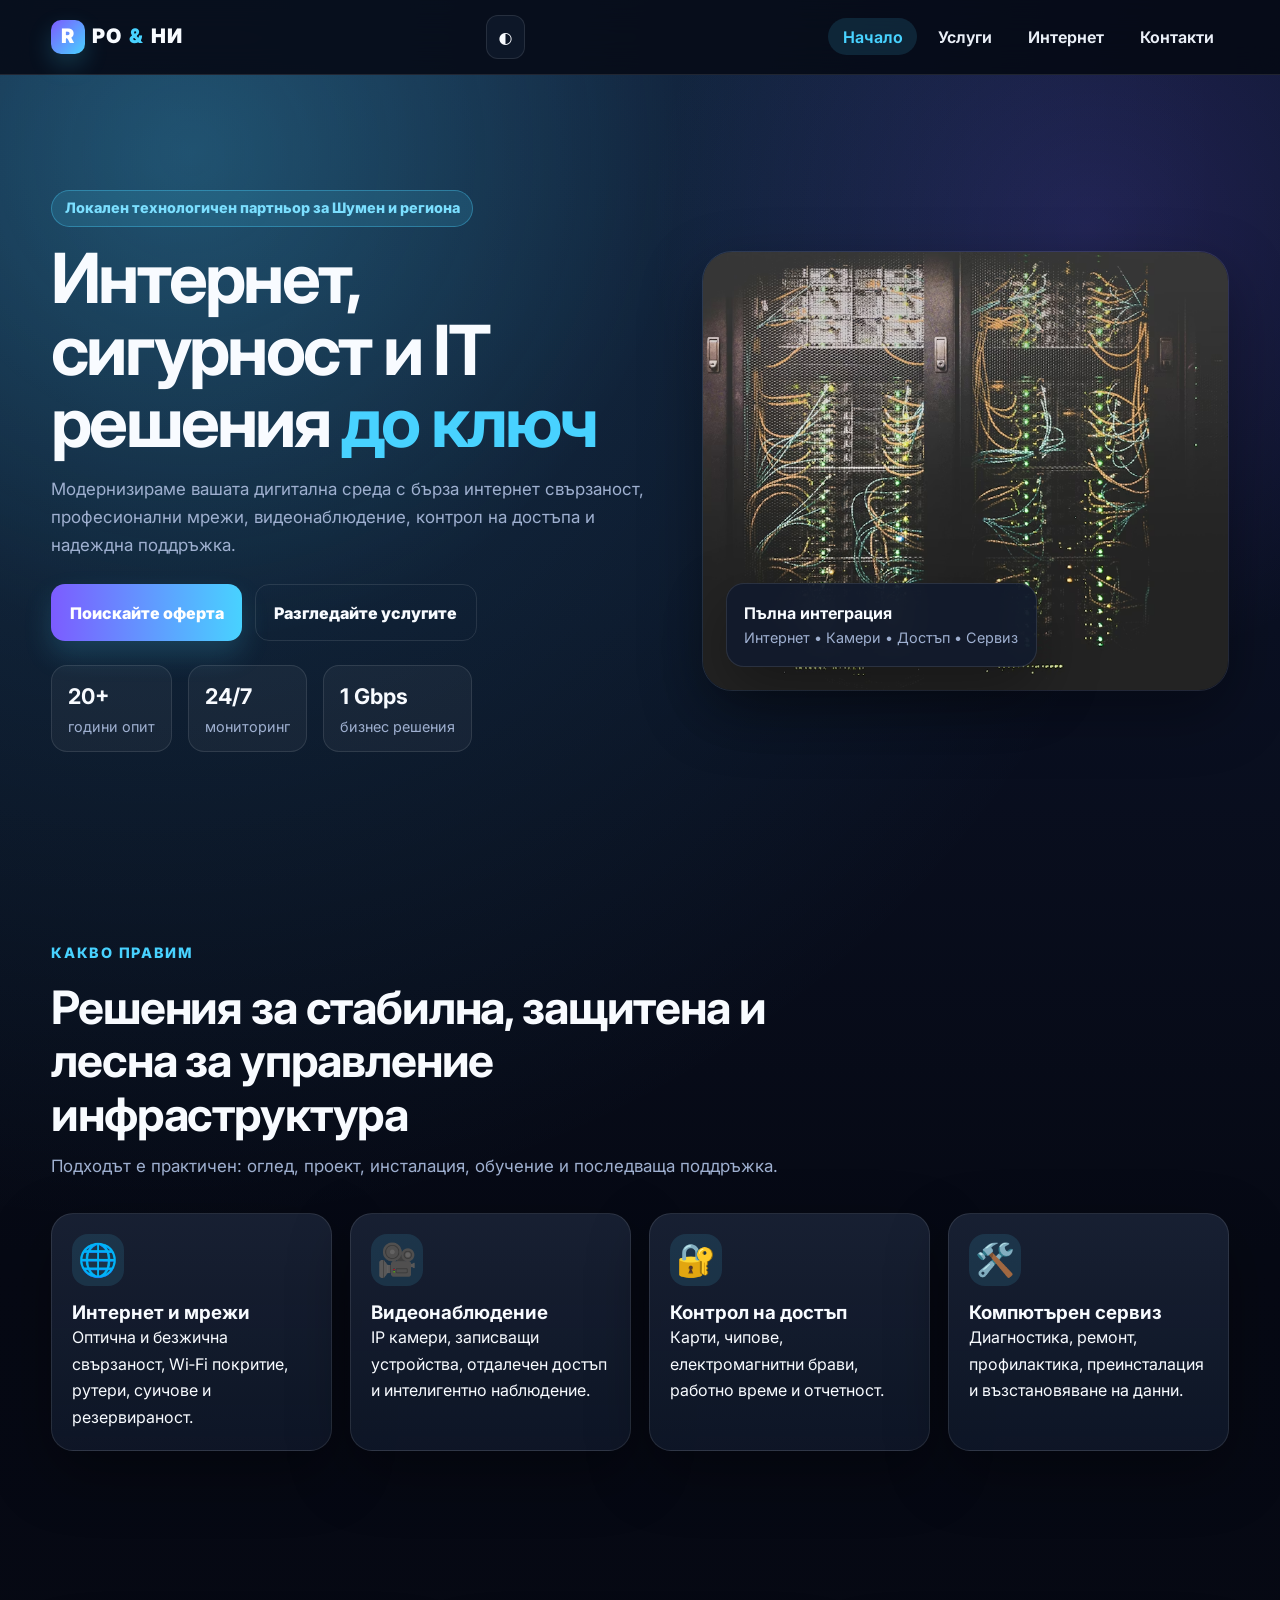
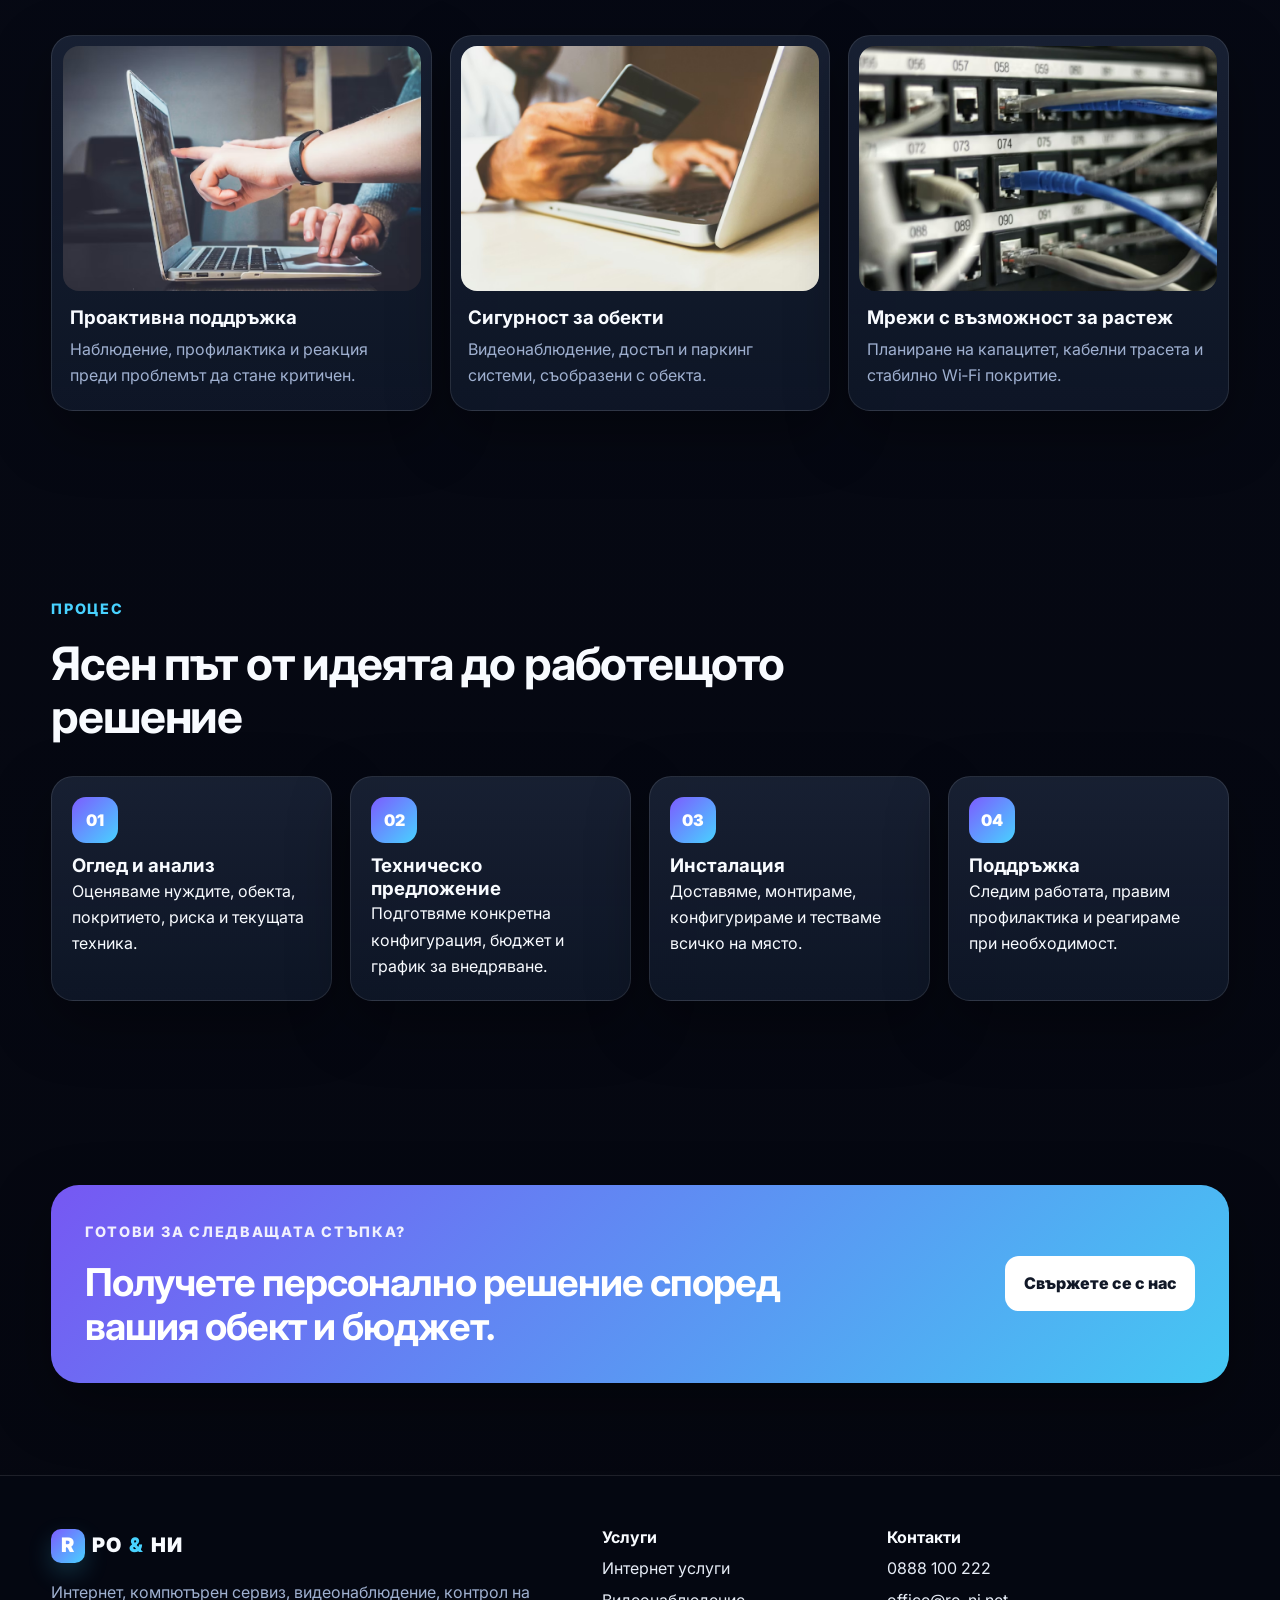
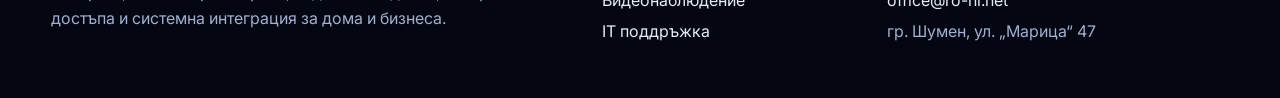
<file: index.html>
<!DOCTYPE html>
<html lang="bg">
<head>
    <meta charset="UTF-8">
    <meta name="viewport" content="width=device-width, initial-scale=1.0">
    <title>РО & НИ ЕООД | Интернет, IT инфраструктура и системна интеграция</title>
    <meta name="description" content="РО & НИ ЕООД предлага интернет, видеонаблюдение, контрол на достъпа, паркинг системи, компютърен сервиз, VPS, домейни и IT поддръжка в Шумен и региона.">
    <link rel="stylesheet" href="css/style.css">
    <link rel="preconnect" href="https://fonts.googleapis.com">
    <link rel="preconnect" href="https://fonts.gstatic.com" crossorigin>
    <link href="https://fonts.googleapis.com/css2?family=Inter:wght@300;400;500;600;700;800;900&display=swap" rel="stylesheet">
</head>
<body>
<header class="site-header">
    <div class="container navbar">
        <a class="logo" href="index.html"><span class="logo-mark">R</span> РО <span>&</span> НИ</a>
        <div class="nav-actions">
            <button class="theme-toggle" aria-label="Смени тема">◐</button>
            <button class="menu-toggle" aria-label="Отвори меню">☰</button>
        </div>
        <nav>
            <ul>
                <li><a href="index.html" class="active">Начало</a></li>
                <li><a href="services.html">Услуги</a></li>
                <li><a href="internet.html">Интернет</a></li>
                <li><a href="contact.html">Контакти</a></li>
            </ul>
        </nav>
    </div>
</header>
<main>
<section class="hero">
    <div class="hero-overlay"></div>
    <div class="container hero-grid">
        <div class="hero-copy reveal">
            <p class="badge">Локален технологичен партньор за Шумен и региона</p>
            <h1>Интернет, сигурност и IT решения <span>до ключ</span></h1>
            <p class="lead">Модернизираме вашата дигитална среда с бърза интернет свързаност, професионални мрежи, видеонаблюдение, контрол на достъпа и надеждна поддръжка.</p>
            <div class="hero-actions">
                <a href="contact.html" class="btn">Поискайте оферта</a>
                <a href="services.html" class="btn btn-ghost">Разгледайте услугите</a>
            </div>
            <div class="stats">
                <div><strong>20+</strong><span>години опит</span></div>
                <div><strong>24/7</strong><span>мониторинг</span></div>
                <div><strong>1 Gbps</strong><span>бизнес решения</span></div>
            </div>
        </div>
        <div class="hero-visual reveal">
            <img src="./images/p1img1.jpg" alt="Сървърно и мрежово оборудване">
            <div class="floating-card">
                <strong>Пълна интеграция</strong>
                <span>Интернет • Камери • Достъп • Сервиз</span>
            </div>
        </div>
    </div>
</section>

<section class="services-preview">
    <div class="container">
        <div class="section-heading">
            <p class="eyebrow">Какво правим</p>
            <h2 class="section-title">Решения за стабилна, защитена и лесна за управление инфраструктура</h2>
            <p class="section-subtitle">Подходът е практичен: оглед, проект, инсталация, обучение и последваща поддръжка.</p>
        </div>
        <div class="cards feature-cards">
            <article class="card reveal"><span class="icon">🌐</span><h3>Интернет и мрежи</h3><p>Оптична и безжична свързаност, Wi‑Fi покритие, рутери, суичове и резервираност.</p></article>
            <article class="card reveal"><span class="icon">🎥</span><h3>Видеонаблюдение</h3><p>IP камери, записващи устройства, отдалечен достъп и интелигентно наблюдение.</p></article>
            <article class="card reveal"><span class="icon">🔐</span><h3>Контрол на достъп</h3><p>Карти, чипове, електромагнитни брави, работно време и отчетност.</p></article>
            <article class="card reveal"><span class="icon">🛠️</span><h3>Компютърен сервиз</h3><p>Диагностика, ремонт, профилактика, преинсталация и възстановяване на данни.</p></article>
        </div>
    </div>
</section>

<section class="visual-showcase">
    <div class="container image-grid">
        <article class="image-card reveal"><img src="./images/p1img2.jpg" alt="IT поддръжка и мониторинг"><div><h3>Проактивна поддръжка</h3><p>Наблюдение, профилактика и реакция преди проблемът да стане критичен.</p></div></article>
        <article class="image-card reveal"><img src="./images/p1img3.jpg" alt="Сигурност и контрол"><div><h3>Сигурност за обекти</h3><p>Видеонаблюдение, достъп и паркинг системи, съобразени с обекта.</p></div></article>
        <article class="image-card reveal"><img src="./images/p1img4.jpg" alt="Мрежова инфраструктура"><div><h3>Мрежи с възможност за растеж</h3><p>Планиране на капацитет, кабелни трасета и стабилно Wi‑Fi покритие.</p></div></article>
    </div>
</section>

<section class="process">
    <div class="container">
        <div class="section-heading">
            <p class="eyebrow">Процес</p>
            <h2 class="section-title">Ясен път от идеята до работещото решение</h2>
        </div>
        <div class="process-grid">
            <article class="process-step reveal"><span>01</span><h3>Оглед и анализ</h3><p>Оценяваме нуждите, обекта, покритието, риска и текущата техника.</p></article>
            <article class="process-step reveal"><span>02</span><h3>Техническо предложение</h3><p>Подготвяме конкретна конфигурация, бюджет и график за внедряване.</p></article>
            <article class="process-step reveal"><span>03</span><h3>Инсталация</h3><p>Доставяме, монтираме, конфигурираме и тестваме всичко на място.</p></article>
            <article class="process-step reveal"><span>04</span><h3>Поддръжка</h3><p>Следим работата, правим профилактика и реагираме при необходимост.</p></article>
        </div>
    </div>
</section>

<section class="cta-band">
    <div class="container cta-grid">
        <div>
            <p class="eyebrow">Готови за следващата стъпка?</p>
            <h2>Получете персонално решение според вашия обект и бюджет.</h2>
        </div>
        <a href="contact.html" class="btn">Свържете се с нас</a>
    </div>
</section>
</main>
<footer>
    <div class="container footer-grid">
        <div>
            <a class="logo footer-logo" href="index.html"><span class="logo-mark">R</span> РО <span>&</span> НИ</a>
            <p>Интернет, компютърен сервиз, видеонаблюдение, контрол на достъпа и системна интеграция за дома и бизнеса.</p>
        </div>
        <div>
            <h4>Услуги</h4>
            <a href="internet.html">Интернет услуги</a>
            <a href="services.html">Видеонаблюдение</a>
            <a href="services.html">IT поддръжка</a>
        </div>
        <div>
            <h4>Контакти</h4>
            <a href="tel:+359888100222">0888 100 222</a>
            <a href="mailto:office@ro-ni.net">office@ro-ni.net</a>
            <span>гр. Шумен, ул. „Марица“ 47</span>
        </div>
    </div>
</footer>
<a href="#" class="back-to-top" aria-label="Нагоре">↑</a>
<script src="js/main.js"></script>
</body>
</html>
</file>
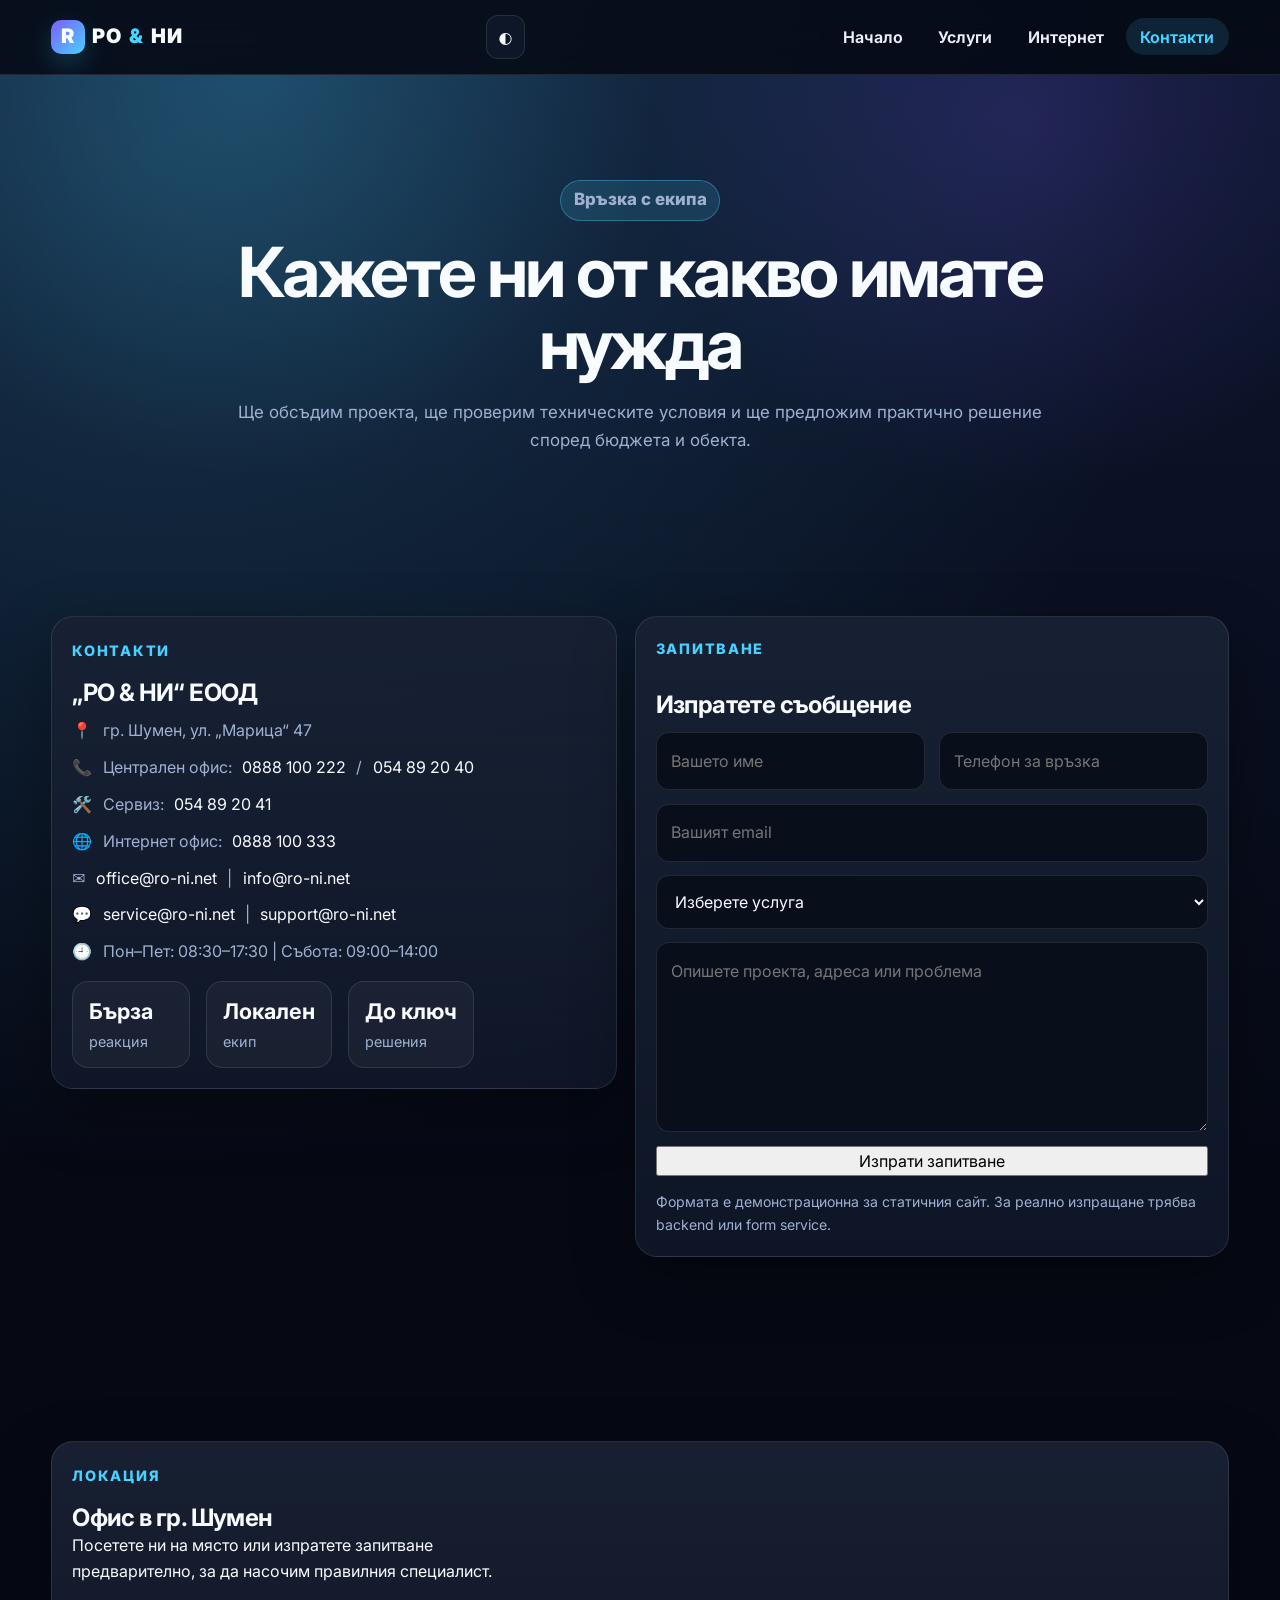
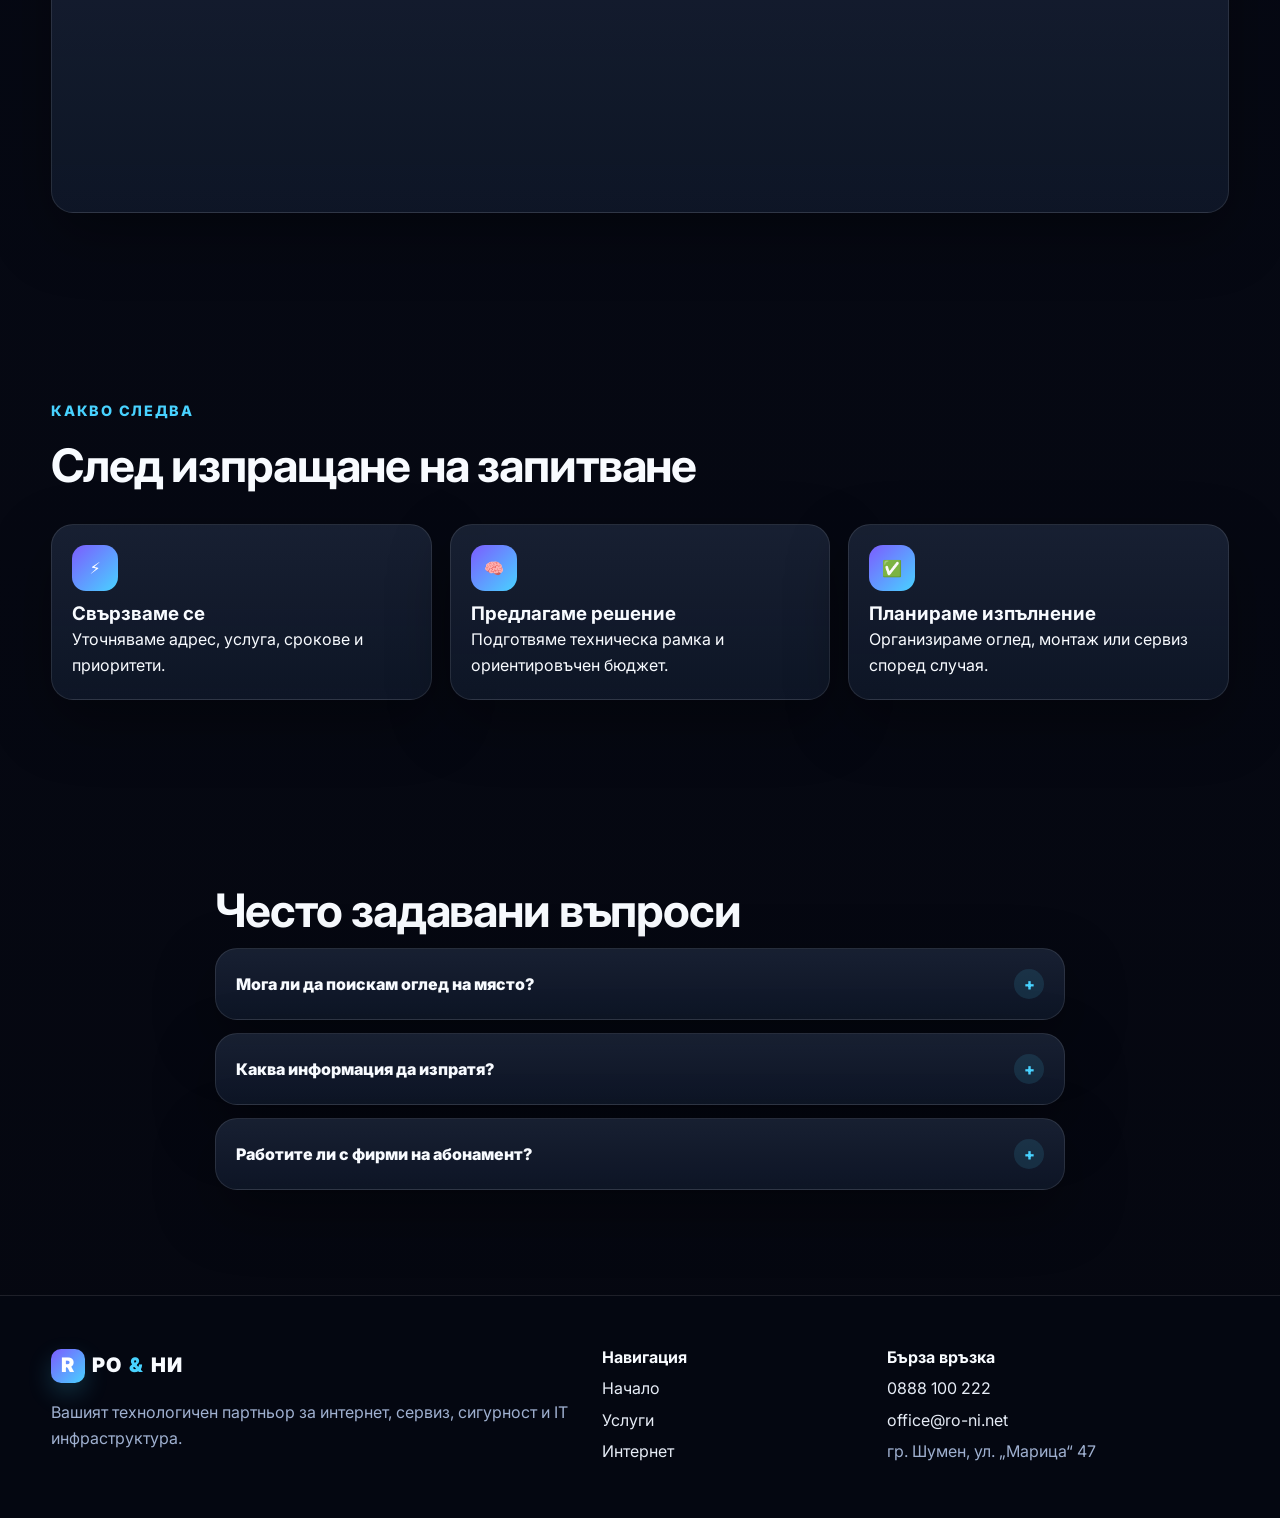
<file: contact.html>
<!DOCTYPE html>
<html lang="bg">
<head>
  <meta charset="UTF-8">
  <meta name="viewport" content="width=device-width, initial-scale=1.0">
  <title>Контакти | РО & НИ ЕООД</title>
  <meta name="description" content="Свържете се с РО & НИ ЕООД за интернет, IT поддръжка, видеонаблюдение, контрол на достъпа, сервиз и системна интеграция в Шумен.">
  <link rel="stylesheet" href="css/style.css">
  <link rel="preconnect" href="https://fonts.googleapis.com">
  <link rel="preconnect" href="https://fonts.gstatic.com" crossorigin>
  <link href="https://fonts.googleapis.com/css2?family=Inter:wght@300;400;500;600;700;800;900&display=swap" rel="stylesheet">
</head>
<body>
<header class="site-header">
  <div class="container navbar">
    <a class="logo" href="index.html"><span class="logo-mark">R</span> РО <span>&</span> НИ</a>
    <div class="nav-actions"><button class="theme-toggle" aria-label="Смени тема">◐</button><button class="menu-toggle" aria-label="Отвори меню">☰</button></div>
    <nav><ul><li><a href="index.html">Начало</a></li><li><a href="services.html">Услуги</a></li><li><a href="internet.html">Интернет</a></li><li><a href="contact.html" class="active">Контакти</a></li></ul></nav>
  </div>
</header>
<main>
<section class="page-hero contact-hero">
  <div class="container narrow reveal">
    <p class="badge">Връзка с екипа</p>
    <h1>Кажете ни от какво имате нужда</h1>
    <p>Ще обсъдим проекта, ще проверим техническите условия и ще предложим практично решение според бюджета и обекта.</p>
  </div>
</section>
<section class="contact-section">
  <div class="container contact-grid">
    <div class="contact-info card reveal">
      <p class="eyebrow">Контакти</p>
      <h2>„РО & НИ“ ЕООД</h2>
      <div class="contact-list">
        <p><span>📍</span> гр. Шумен, ул. „Марица“ 47</p>
        <p><span>📞</span> Централен офис: <a href="tel:+359888100222">0888 100 222</a> / <a href="tel:+35954892040">054 89 20 40</a></p>
        <p><span>🛠️</span> Сервиз: <a href="tel:+35954892041">054 89 20 41</a></p>
        <p><span>🌐</span> Интернет офис: <a href="tel:+359888100333">0888 100 333</a></p>
        <p><span>✉️</span> <a href="mailto:office@ro-ni.net">office@ro-ni.net</a> | <a href="mailto:info@ro-ni.net">info@ro-ni.net</a></p>
        <p><span>💬</span> <a href="mailto:service@ro-ni.net">service@ro-ni.net</a> | <a href="mailto:support@ro-ni.net">support@ro-ni.net</a></p>
        <p><span>🕘</span> Пон–Пет: 08:30–17:30 | Събота: 09:00–14:00</p>
      </div>
      <div class="mini-stats"><div><strong>Бърза</strong><span>реакция</span></div><div><strong>Локален</strong><span>екип</span></div><div><strong>До ключ</strong><span>решения</span></div></div>
    </div>
    <form class="contact-form reveal">
      <p class="eyebrow">Запитване</p>
      <h2>Изпратете съобщение</h2>
      <div class="form-row"><input type="text" name="name" placeholder="Вашето име" required><input type="tel" name="phone" placeholder="Телефон за връзка"></div>
      <input type="email" name="email" placeholder="Вашият email" required>
      <select name="service" aria-label="Изберете услуга">
        <option value="">Изберете услуга</option>
        <option>Интернет</option>
        <option>Видеонаблюдение</option>
        <option>Контрол на достъп</option>
        <option>Компютърен сервиз</option>
        <option>Абонаментна поддръжка</option>
        <option>Друго</option>
      </select>
      <textarea name="message" placeholder="Опишете проекта, адреса или проблема" rows="6" required></textarea>
      <button type="submit">Изпрати запитване</button>
      <p class="form-note">Формата е демонстрационна за статичния сайт. За реално изпращане трябва backend или form service.</p>
    </form>
  </div>
</section>
<section class="map-section">
  <div class="container">
    <div class="map-card reveal">
      <div><p class="eyebrow">Локация</p><h2>Офис в гр. Шумен</h2><p>Посетете ни на място или изпратете запитване предварително, за да насочим правилния специалист.</p></div>
      <iframe title="Карта - РО & НИ Шумен" src="https://www.google.com/maps?q=%D0%A8%D1%83%D0%BC%D0%B5%D0%BD%2C%20%D1%83%D0%BB.%20%D0%9C%D0%B0%D1%80%D0%B8%D1%86%D0%B0%2047&output=embed" loading="lazy" referrerpolicy="no-referrer-when-downgrade"></iframe>
    </div>
  </div>
</section>
<section class="process">
  <div class="container">
    <div class="section-heading"><p class="eyebrow">Какво следва</p><h2 class="section-title">След изпращане на запитване</h2></div>
    <div class="process-grid"><article class="process-step reveal"><span>⚡</span><h3>Свързваме се</h3><p>Уточняваме адрес, услуга, срокове и приоритети.</p></article><article class="process-step reveal"><span>🧠</span><h3>Предлагаме решение</h3><p>Подготвяме техническа рамка и ориентировъчен бюджет.</p></article><article class="process-step reveal"><span>✅</span><h3>Планираме изпълнение</h3><p>Организираме оглед, монтаж или сервиз според случая.</p></article></div>
  </div>
</section>
<section class="faq">
  <div class="container narrow"><h2 class="section-title">Често задавани въпроси</h2><article class="faq-item reveal"><button type="button">Мога ли да поискам оглед на място? <span>+</span></button><p>Да, при проекти за интернет, мрежи, камери и достъп огледът помага за точна оферта.</p></article><article class="faq-item reveal"><button type="button">Каква информация да изпратя? <span>+</span></button><p>Опишете услугата, адреса, броя помещения или устройства и желания срок.</p></article><article class="faq-item reveal"><button type="button">Работите ли с фирми на абонамент? <span>+</span></button><p>Да, поддръжката може да бъде еднократна или абонаментна според нуждите.</p></article></div>
</section>
</main>
<footer><div class="container footer-grid"><div><a class="logo footer-logo" href="index.html"><span class="logo-mark">R</span> РО <span>&</span> НИ</a><p>Вашият технологичен партньор за интернет, сервиз, сигурност и IT инфраструктура.</p></div><div><h4>Навигация</h4><a href="index.html">Начало</a><a href="services.html">Услуги</a><a href="internet.html">Интернет</a></div><div><h4>Бърза връзка</h4><a href="tel:+359888100222">0888 100 222</a><a href="mailto:office@ro-ni.net">office@ro-ni.net</a><span>гр. Шумен, ул. „Марица“ 47</span></div></div></footer>
<a href="#" class="back-to-top" aria-label="Нагоре">↑</a>
<script src="js/main.js"></script>
</body>
</html>
</file>
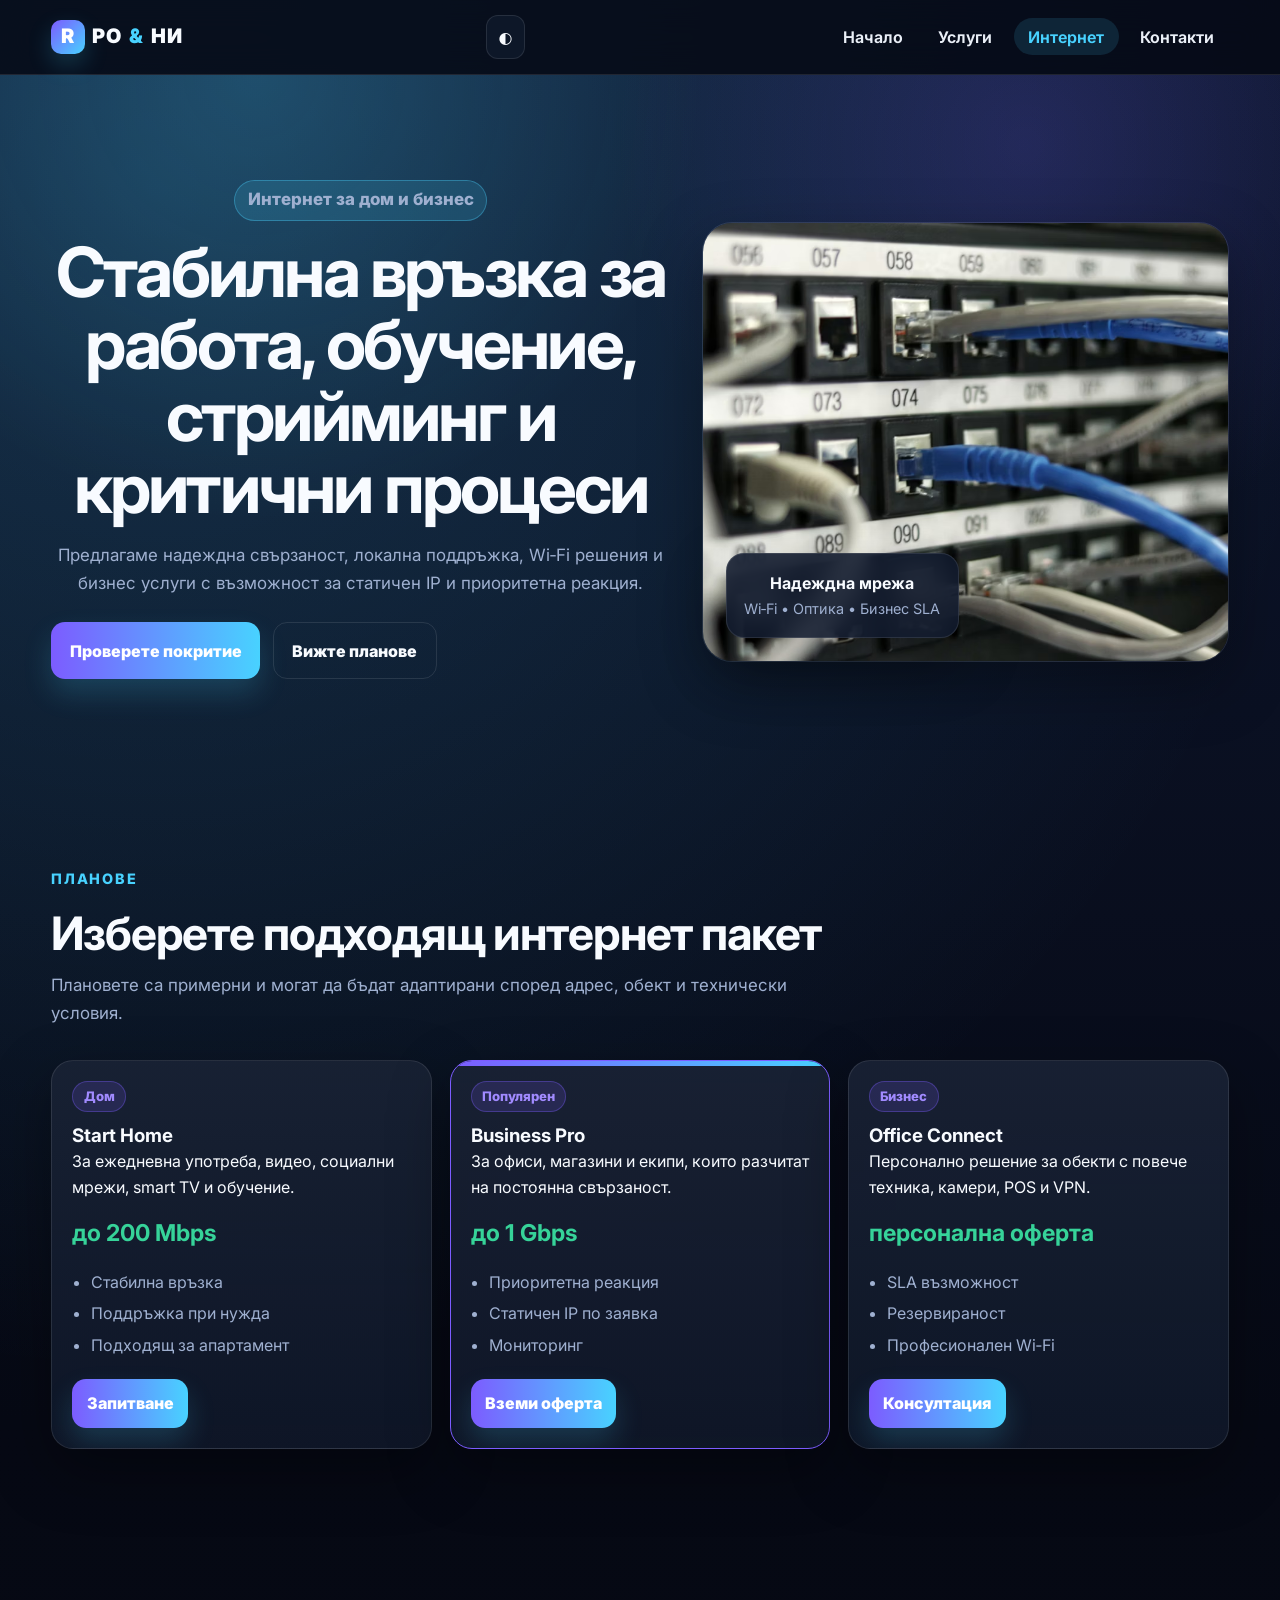
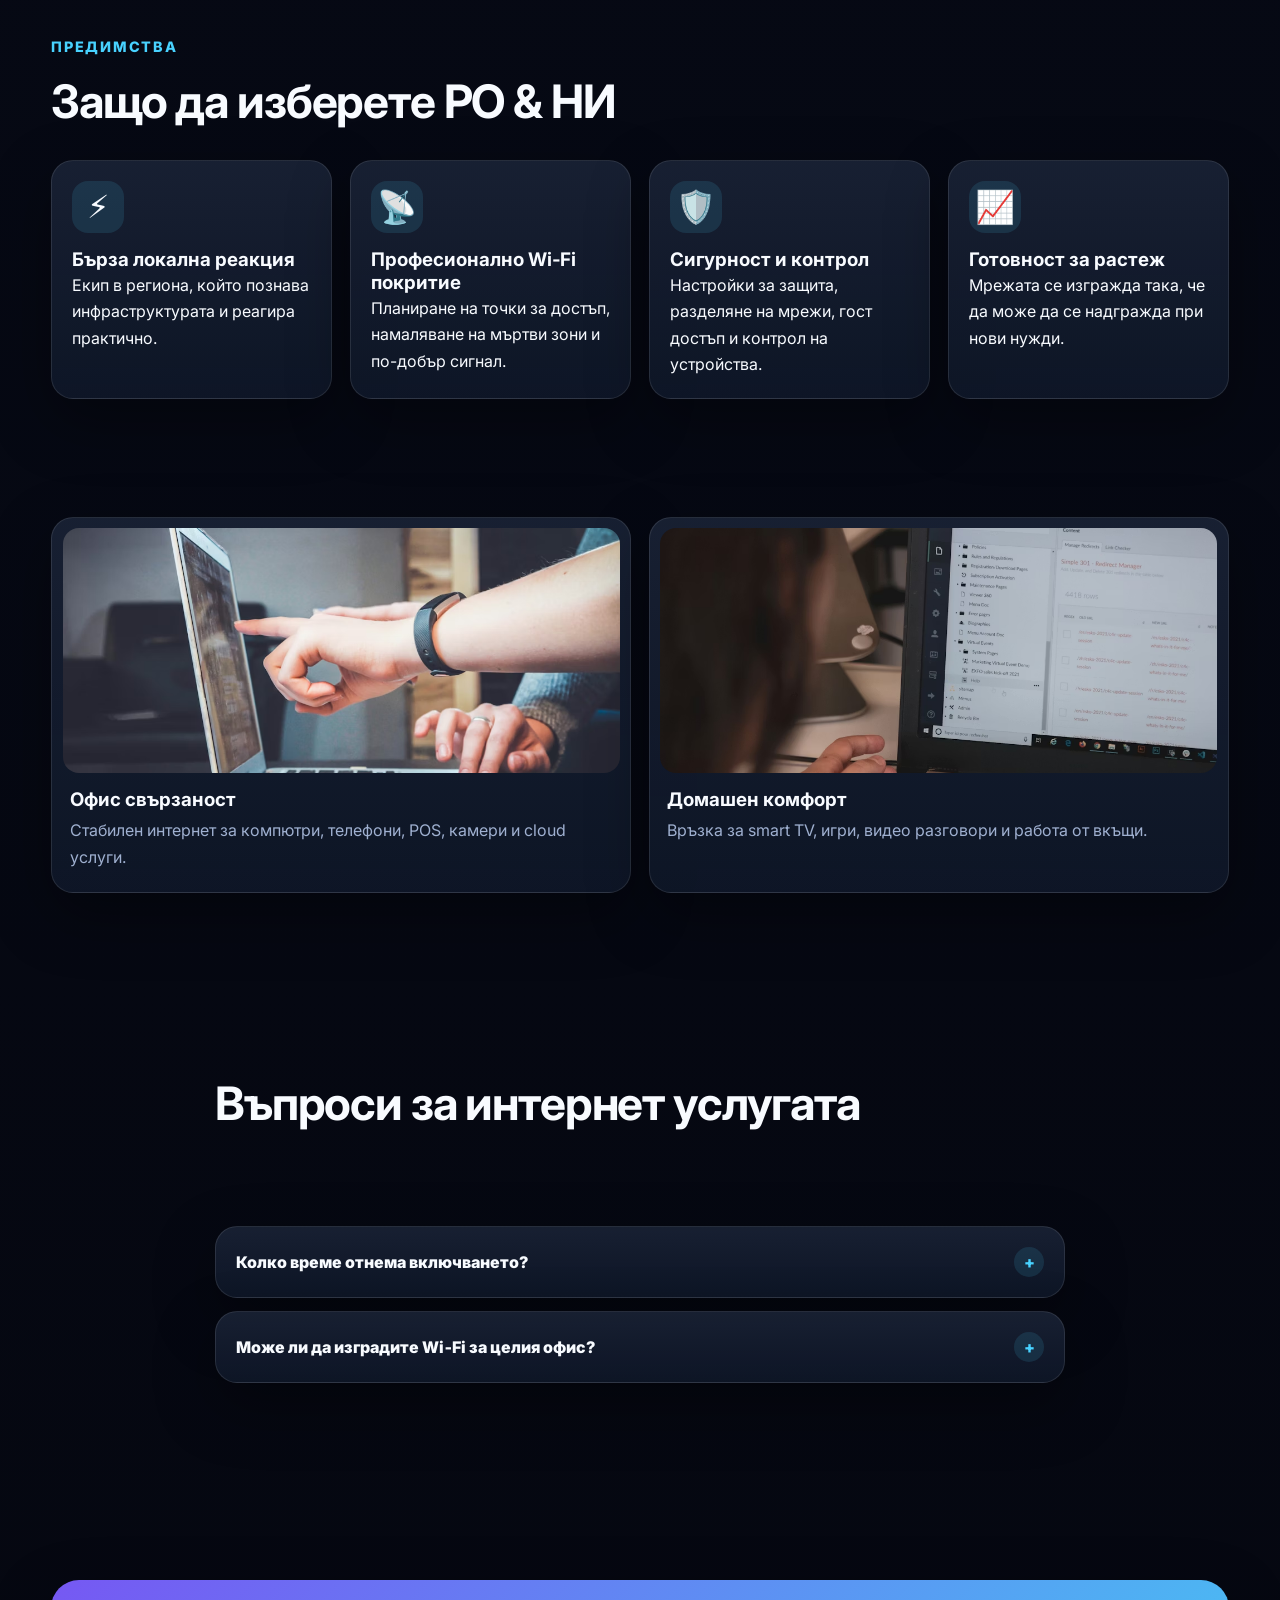
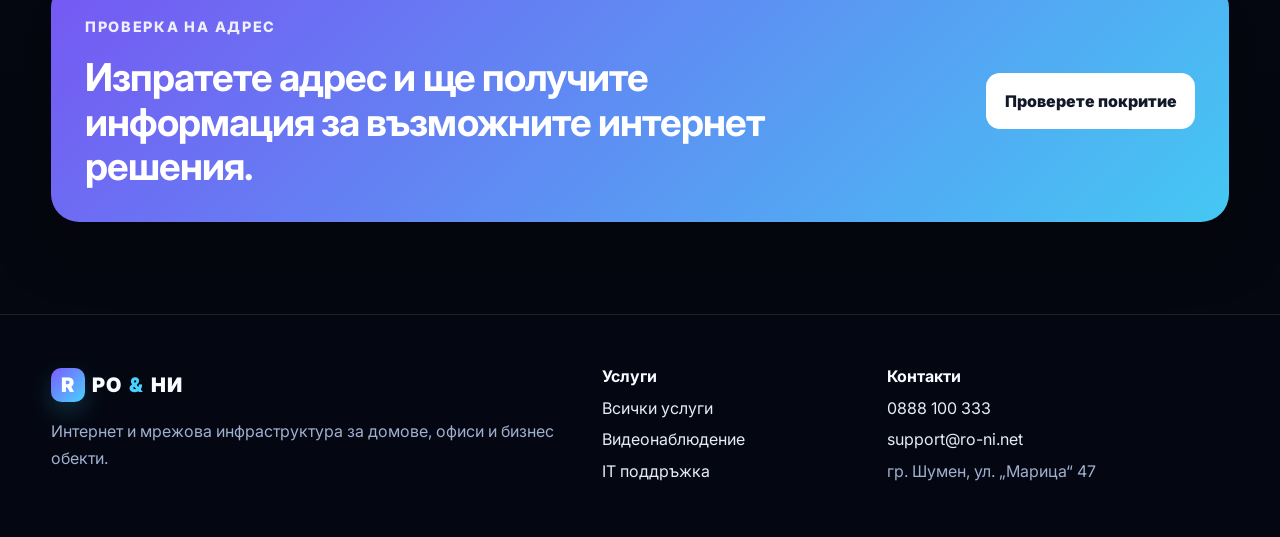
<file: internet.html>
<!DOCTYPE html>
<html lang="bg">
<head>
  <meta charset="UTF-8">
  <meta name="viewport" content="width=device-width, initial-scale=1.0">
  <title>Интернет услуги | РО & НИ ЕООД</title>
  <meta name="description" content="Бърз и стабилен интернет за дом, офис и бизнес от РО & НИ ЕООД. Wi‑Fi, статичен IP, бизнес планове, мониторинг и техническа поддръжка.">
  <link rel="stylesheet" href="css/style.css">
  <link rel="preconnect" href="https://fonts.googleapis.com">
  <link rel="preconnect" href="https://fonts.gstatic.com" crossorigin>
  <link href="https://fonts.googleapis.com/css2?family=Inter:wght@300;400;500;600;700;800;900&display=swap" rel="stylesheet">
</head>
<body>
<header class="site-header">
  <div class="container navbar">
    <a class="logo" href="index.html"><span class="logo-mark">R</span> РО <span>&</span> НИ</a>
    <div class="nav-actions"><button class="theme-toggle" aria-label="Смени тема">◐</button><button class="menu-toggle" aria-label="Отвори меню">☰</button></div>
    <nav><ul><li><a href="index.html">Начало</a></li><li><a href="services.html">Услуги</a></li><li><a href="internet.html" class="active">Интернет</a></li><li><a href="contact.html">Контакти</a></li></ul></nav>
  </div>
</header>
<main>
<section class="page-hero internet-hero">
  <div class="container hero-grid">
    <div class="reveal">
      <p class="badge">Интернет за дом и бизнес</p>
      <h1>Стабилна връзка за работа, обучение, стрийминг и критични процеси</h1>
      <p class="lead">Предлагаме надеждна свързаност, локална поддръжка, Wi‑Fi решения и бизнес услуги с възможност за статичен IP и приоритетна реакция.</p>
      <div class="hero-actions"><a class="btn" href="contact.html">Проверете покритие</a><a class="btn btn-ghost" href="#plans">Вижте планове</a></div>
    </div>
    <div class="hero-visual reveal">
      <img src="./images/p3img1.jpg" alt="Мрежова инфраструктура и интернет оборудване">
      <div class="floating-card"><strong>Надеждна мрежа</strong><span>Wi‑Fi • Оптика • Бизнес SLA</span></div>
    </div>
  </div>
</section>
<section class="pricing" id="plans">
  <div class="container">
    <div class="section-heading"><p class="eyebrow">Планове</p><h2 class="section-title">Изберете подходящ интернет пакет</h2><p class="section-subtitle">Плановете са примерни и могат да бъдат адаптирани според адрес, обект и технически условия.</p></div>
    <div class="pricing-grid">
      <article class="price-card reveal"><span class="plan-tag">Дом</span><h3>Start Home</h3><p>За ежедневна употреба, видео, социални мрежи, smart TV и обучение.</p><strong>до 200 Mbps</strong><ul><li>Стабилна връзка</li><li>Поддръжка при нужда</li><li>Подходящ за апартамент</li></ul><a href="contact.html" class="btn btn-small">Запитване</a></article>
      <article class="price-card featured reveal"><span class="plan-tag">Популярен</span><h3>Business Pro</h3><p>За офиси, магазини и екипи, които разчитат на постоянна свързаност.</p><strong>до 1 Gbps</strong><ul><li>Приоритетна реакция</li><li>Статичен IP по заявка</li><li>Мониторинг</li></ul><a href="contact.html" class="btn btn-small">Вземи оферта</a></article>
      <article class="price-card reveal"><span class="plan-tag">Бизнес</span><h3>Office Connect</h3><p>Персонално решение за обекти с повече техника, камери, POS и VPN.</p><strong>персонална оферта</strong><ul><li>SLA възможност</li><li>Резервираност</li><li>Професионален Wi‑Fi</li></ul><a href="contact.html" class="btn btn-small">Консултация</a></article>
    </div>
  </div>
</section>
<section class="features">
  <div class="container">
    <div class="section-heading"><p class="eyebrow">Предимства</p><h2 class="section-title">Защо да изберете РО & НИ</h2></div>
    <div class="cards feature-cards"><article class="card reveal"><span class="icon">⚡</span><h3>Бърза локална реакция</h3><p>Екип в региона, който познава инфраструктурата и реагира практично.</p></article><article class="card reveal"><span class="icon">📡</span><h3>Професионално Wi‑Fi покритие</h3><p>Планиране на точки за достъп, намаляване на мъртви зони и по-добър сигнал.</p></article><article class="card reveal"><span class="icon">🛡️</span><h3>Сигурност и контрол</h3><p>Настройки за защита, разделяне на мрежи, гост достъп и контрол на устройства.</p></article><article class="card reveal"><span class="icon">📈</span><h3>Готовност за растеж</h3><p>Мрежата се изгражда така, че да може да се надгражда при нови нужди.</p></article></div>
  </div>
</section>
<section class="visual-showcase compact">
  <div class="container image-grid"><article class="image-card reveal"><img src="./images/p3img2.jpg" alt="Интернет за офис"><div><h3>Офис свързаност</h3><p>Стабилен интернет за компютри, телефони, POS, камери и cloud услуги.</p></div></article><article class="image-card reveal">
    <img src="./images/p3img3.jpg" alt="Wi-Fi рутер и домашна мрежа"><div><h3>Домашен комфорт</h3><p>Връзка за smart TV, игри, видео разговори и работа от вкъщи.</p></div></article></div>
</section>
<section class="faq">
  <div class="container narrow"><h2 class="section-title">Въпроси за интернет услугата</h2><article class="faq-item reveal"><button type="button">Предлагате ли статичен IP? <span>+</span></button><p>Да, статичен IP може да бъде предоставен към бизнес планове или по индивидуална заявка.</p></article><article class="faq-item reveal"><button type="button">Колко време отнема включването? <span>+</span></button><p>Обикновено след оглед и потвърждение включването се планира в кратък срок според техническите условия.</p></article><article class="faq-item reveal"><button type="button">Може ли да изградите Wi‑Fi за целия офис? <span>+</span></button><p>Да, проектираме Wi‑Fi покритие с подходящи точки за достъп и настройки за сигурност.</p></article></div>
</section>
<section class="cta-band"><div class="container cta-grid"><div><p class="eyebrow">Проверка на адрес</p><h2>Изпратете адрес и ще получите информация за възможните интернет решения.</h2></div><a class="btn" href="contact.html">Проверете покритие</a></div></section>
</main>
<footer><div class="container footer-grid"><div><a class="logo footer-logo" href="index.html"><span class="logo-mark">R</span> РО <span>&</span> НИ</a><p>Интернет и мрежова инфраструктура за домове, офиси и бизнес обекти.</p></div><div><h4>Услуги</h4><a href="services.html">Всички услуги</a><a href="services.html">Видеонаблюдение</a><a href="services.html">IT поддръжка</a></div><div><h4>Контакти</h4><a href="tel:+359888100333">0888 100 333</a><a href="mailto:support@ro-ni.net">support@ro-ni.net</a><span>гр. Шумен, ул. „Марица“ 47</span></div></div></footer>
<a href="#" class="back-to-top" aria-label="Нагоре">↑</a>
<script src="js/main.js"></script>
</body>
</html>
</file>
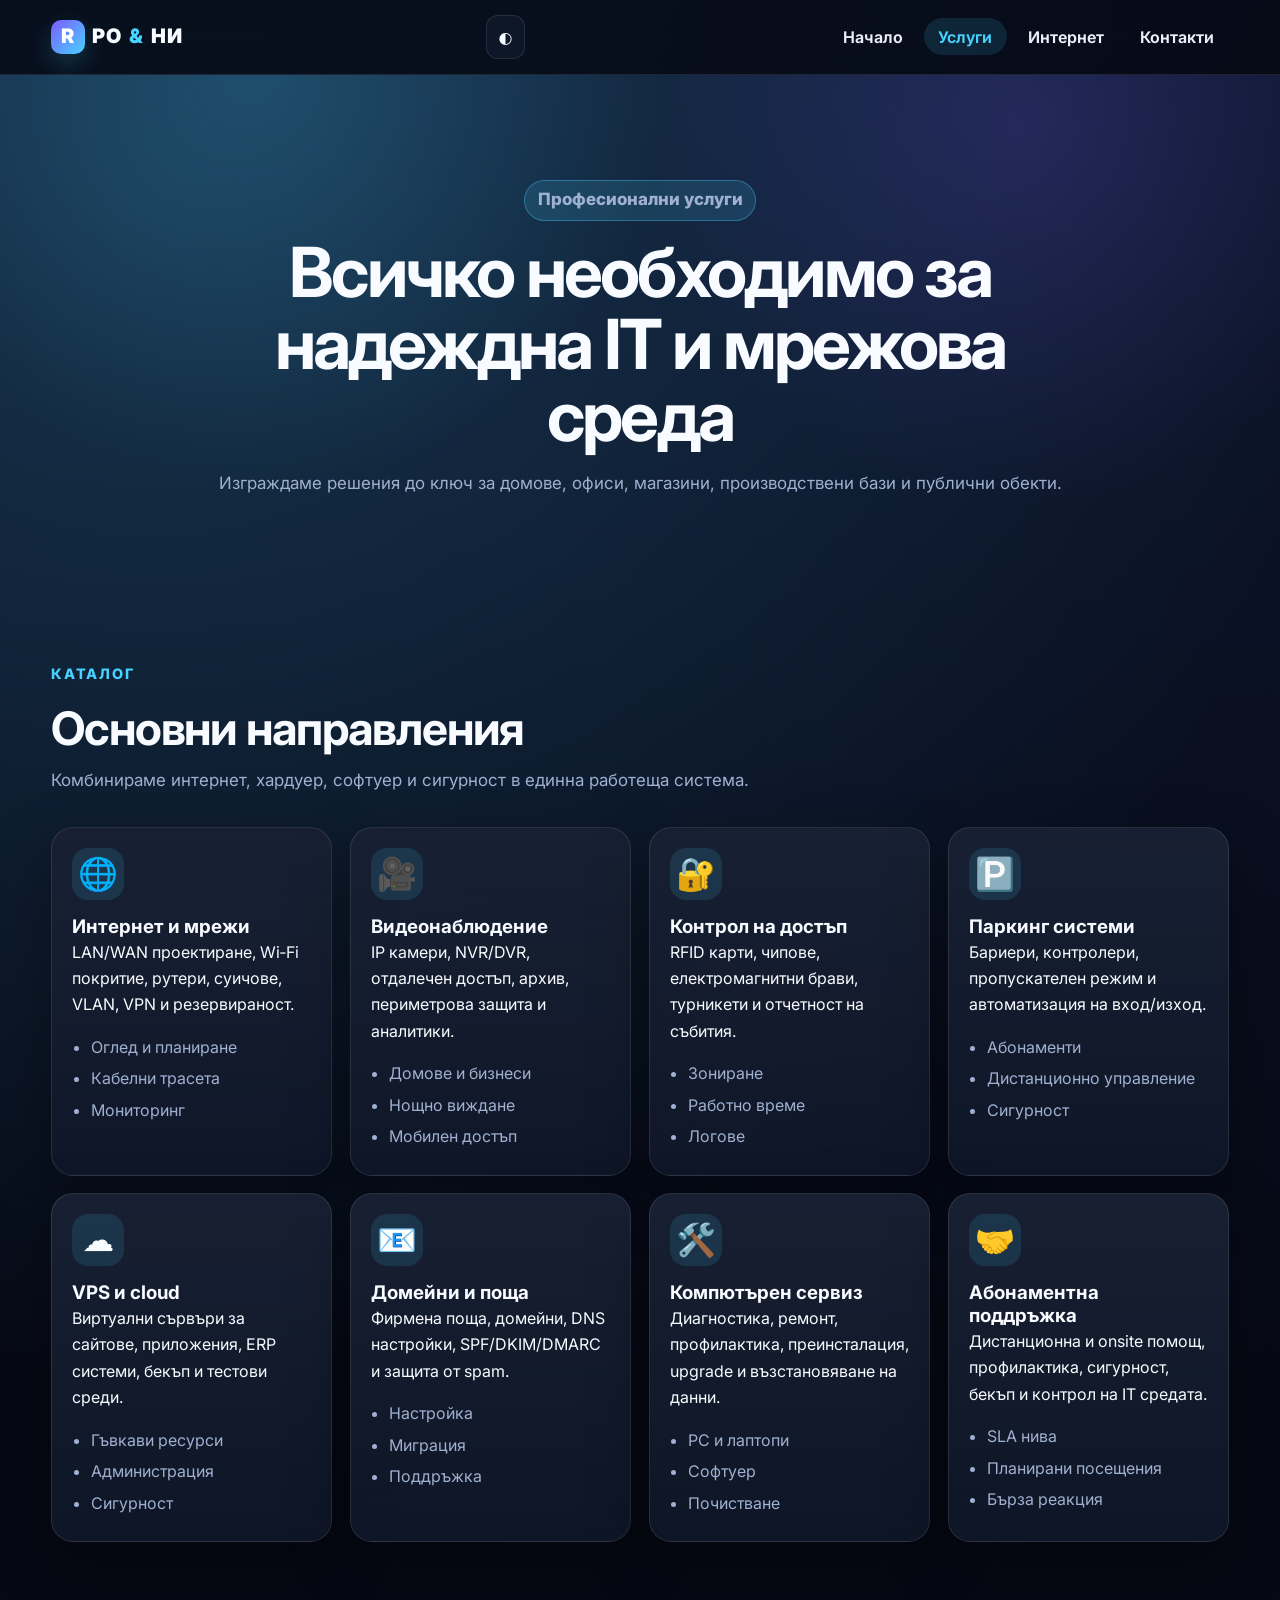
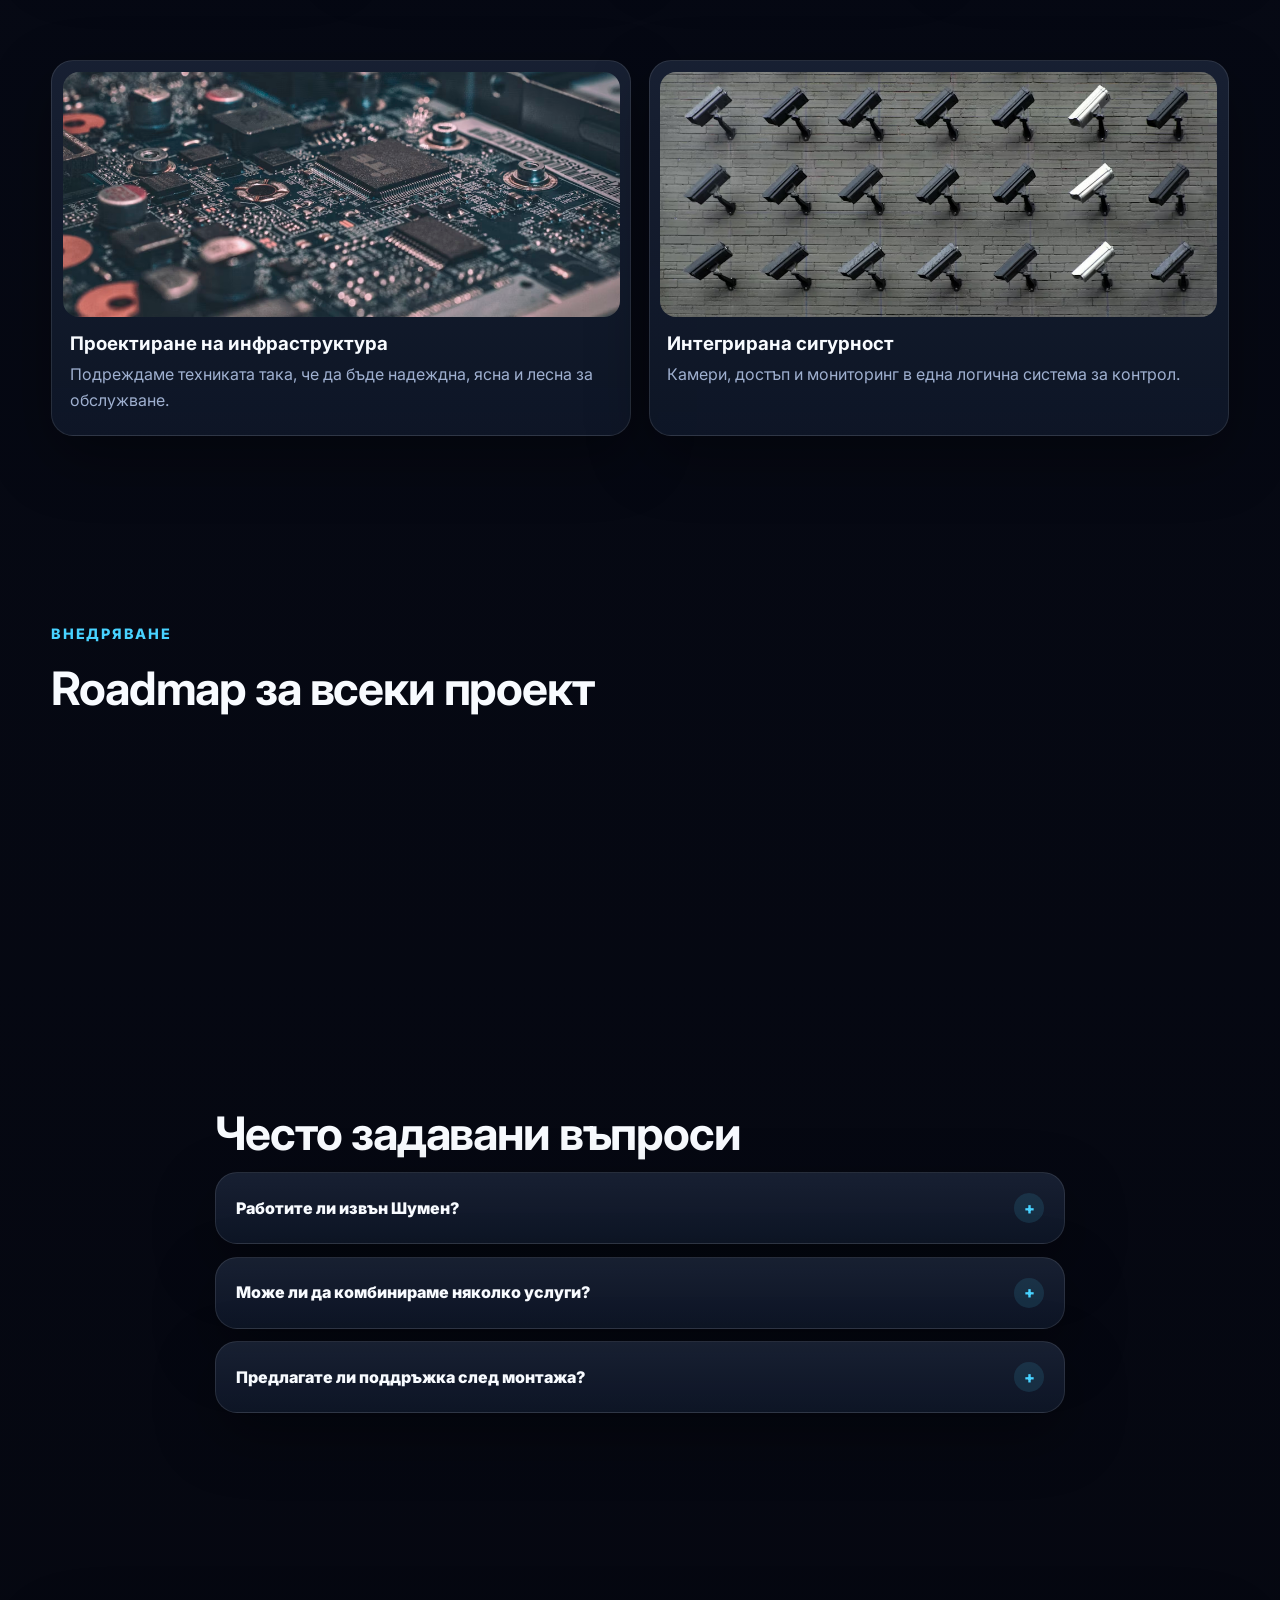
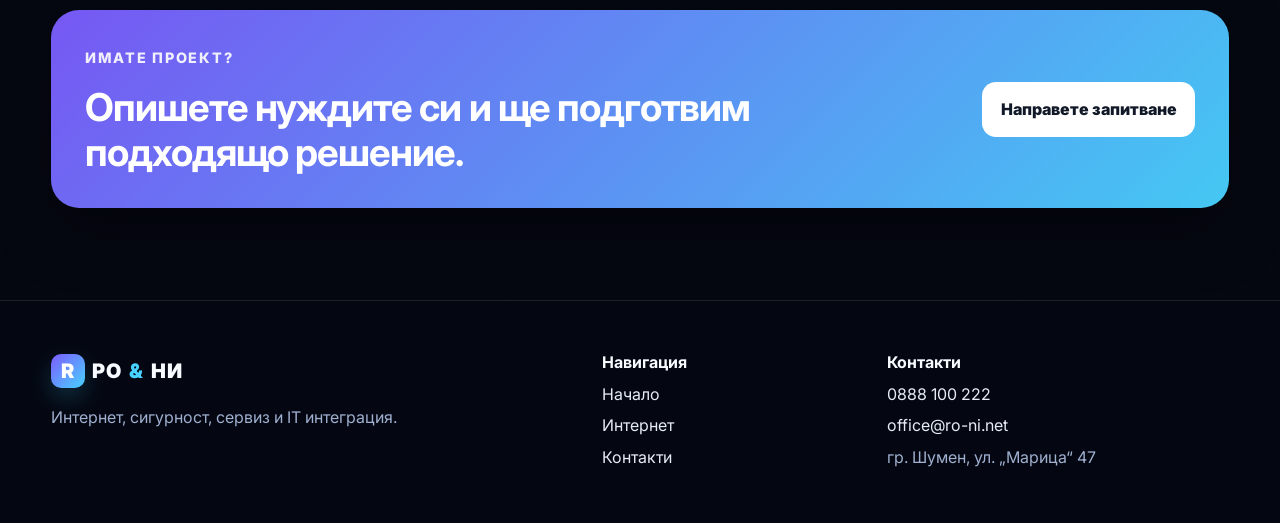
<file: services.html>
<!DOCTYPE html>
<html lang="bg">
<head>
  <meta charset="UTF-8">
  <meta name="viewport" content="width=device-width, initial-scale=1.0">
  <title>Услуги | РО & НИ ЕООД</title>
  <meta name="description" content="Интернет, мрежи, видеонаблюдение, контрол на достъпа, VPS, домейни, компютърен сервиз и абонаментна IT поддръжка от РО & НИ ЕООД.">
  <link rel="stylesheet" href="css/style.css">
  <link rel="preconnect" href="https://fonts.googleapis.com">
  <link rel="preconnect" href="https://fonts.gstatic.com" crossorigin>
  <link href="https://fonts.googleapis.com/css2?family=Inter:wght@300;400;500;600;700;800;900&display=swap" rel="stylesheet">
</head>
<body>
<header class="site-header">
  <div class="container navbar">
    <a class="logo" href="index.html"><span class="logo-mark">R</span> РО <span>&</span> НИ</a>
    <div class="nav-actions"><button class="theme-toggle" aria-label="Смени тема">◐</button><button class="menu-toggle" aria-label="Отвори меню">☰</button></div>
    <nav><ul><li><a href="index.html">Начало</a></li><li><a href="services.html" class="active">Услуги</a></li><li><a href="internet.html">Интернет</a></li><li><a href="contact.html">Контакти</a></li></ul></nav>
  </div>
</header>
<main>
<section class="page-hero services-hero">
  <div class="container narrow reveal">
    <p class="badge">Професионални услуги</p>
    <h1>Всичко необходимо за надеждна IT и мрежова среда</h1>
    <p>Изграждаме решения до ключ за домове, офиси, магазини, производствени бази и публични обекти.</p>
  </div>
</section>
<section class="services-section">
  <div class="container">
    <div class="section-heading"><p class="eyebrow">Каталог</p><h2 class="section-title">Основни направления</h2><p class="section-subtitle">Комбинираме интернет, хардуер, софтуер и сигурност в единна работеща система.</p></div>
    <div class="cards feature-cards">
      <article class="card reveal"><span class="icon">🌐</span><h3>Интернет и мрежи</h3><p>LAN/WAN проектиране, Wi‑Fi покритие, рутери, суичове, VLAN, VPN и резервираност.</p><ul><li>Оглед и планиране</li><li>Кабелни трасета</li><li>Мониторинг</li></ul></article>
      <article class="card reveal"><span class="icon">🎥</span><h3>Видеонаблюдение</h3><p>IP камери, NVR/DVR, отдалечен достъп, архив, периметрова защита и аналитики.</p><ul><li>Домове и бизнеси</li><li>Нощно виждане</li><li>Мобилен достъп</li></ul></article>
      <article class="card reveal"><span class="icon">🔐</span><h3>Контрол на достъп</h3><p>RFID карти, чипове, електромагнитни брави, турникети и отчетност на събития.</p><ul><li>Зониране</li><li>Работно време</li><li>Логове</li></ul></article>
      <article class="card reveal"><span class="icon">🅿️</span><h3>Паркинг системи</h3><p>Бариери, контролери, пропускателен режим и автоматизация на вход/изход.</p><ul><li>Абонаменти</li><li>Дистанционно управление</li><li>Сигурност</li></ul></article>
      <article class="card reveal"><span class="icon">☁️</span><h3>VPS и cloud</h3><p>Виртуални сървъри за сайтове, приложения, ERP системи, бекъп и тестови среди.</p><ul><li>Гъвкави ресурси</li><li>Администрация</li><li>Сигурност</li></ul></article>
      <article class="card reveal"><span class="icon">📧</span><h3>Домейни и поща</h3><p>Фирмена поща, домейни, DNS настройки, SPF/DKIM/DMARC и защита от spam.</p><ul><li>Настройка</li><li>Миграция</li><li>Поддръжка</li></ul></article>
      <article class="card reveal"><span class="icon">🛠️</span><h3>Компютърен сервиз</h3><p>Диагностика, ремонт, профилактика, преинсталация, upgrade и възстановяване на данни.</p><ul><li>PC и лаптопи</li><li>Софтуер</li><li>Почистване</li></ul></article>
      <article class="card reveal"><span class="icon">🤝</span><h3>Абонаментна поддръжка</h3><p>Дистанционна и onsite помощ, профилактика, сигурност, бекъп и контрол на IT средата.</p><ul><li>SLA нива</li><li>Планирани посещения</li><li>Бърза реакция</li></ul></article>
    </div>
  </div>
</section>
<section class="visual-showcase compact">
  <div class="container image-grid">
    <article class="image-card reveal"><img src="./images/p2img1.jpg" alt="Мрежово оборудване"><div><h3>Проектиране на инфраструктура</h3><p>Подреждаме техниката така, че да бъде надеждна, ясна и лесна за обслужване.</p></div></article>
    <article class="image-card reveal"><img src="./images/p2img2.jpg" alt="Сигурност"><div><h3>Интегрирана сигурност</h3><p>Камери, достъп и мониторинг в една логична система за контрол.</p></div></article>
  </div>
</section>
<section class="timeline">
  <div class="container">
    <div class="section-heading"><p class="eyebrow">Внедряване</p><h2 class="section-title">Roadmap за всеки проект</h2></div>
    <div class="process-grid"><article class="process-step reveal"><span>1</span><h3>Консултация</h3><p>Уточняваме обхвата, целите и приоритетите.</p></article><article class="process-step reveal"><span>2</span><h3>Оглед</h3><p>Проверяваме реалните условия на място.</p></article><article class="process-step reveal"><span>3</span><h3>Оферта</h3><p>Даваме ясно предложение с техника и труд.</p></article><article class="process-step reveal"><span>4</span><h3>Изпълнение</h3><p>Монтаж, конфигурация, тестове и обучение.</p></article></div>
  </div>
</section>
<section class="faq">
  <div class="container narrow"><h2 class="section-title">Често задавани въпроси</h2><article class="faq-item reveal"><button type="button">Работите ли извън Шумен? <span>+</span></button><p>Да, изпълняваме проекти в региона, а част от поддръжката може да се извършва дистанционно.</p></article><article class="faq-item reveal"><button type="button">Може ли да комбинираме няколко услуги? <span>+</span></button><p>Да, най-добрият резултат често е комбинация от интернет, мрежа, камери и поддръжка.</p></article><article class="faq-item reveal"><button type="button">Предлагате ли поддръжка след монтажа? <span>+</span></button><p>Да, предлагат се абонаментни планове и реакция при конкретни заявки.</p></article></div>
</section>
<section class="cta-band"><div class="container cta-grid"><div><p class="eyebrow">Имате проект?</p><h2>Опишете нуждите си и ще подготвим подходящо решение.</h2></div><a class="btn" href="contact.html">Направете запитване</a></div></section>
</main>
<footer><div class="container footer-grid"><div><a class="logo footer-logo" href="index.html"><span class="logo-mark">R</span> РО <span>&</span> НИ</a><p>Интернет, сигурност, сервиз и IT интеграция.</p></div><div><h4>Навигация</h4><a href="index.html">Начало</a><a href="internet.html">Интернет</a><a href="contact.html">Контакти</a></div><div><h4>Контакти</h4><a href="tel:+359888100222">0888 100 222</a><a href="mailto:office@ro-ni.net">office@ro-ni.net</a><span>гр. Шумен, ул. „Марица“ 47</span></div></div></footer>
<a href="#" class="back-to-top" aria-label="Нагоре">↑</a>
<script src="js/main.js"></script>
</body>
</html>
</file>
<file: css/style.css>
*{margin:0;padding:0;box-sizing:border-box}html{scroll-behavior:smooth}:root{--bg:#060914;--bg2:#0e1730;--card:#111a2d;--card2:#16223a;--text:#f8fbff;--muted:#9fb0d0;--accent:#48d2ff;--accent2:#7c5cff;--ok:#36d399;--line:rgba(255,255,255,.1);--shadow:0 22px 60px rgba(0,0,0,.34)}:root.theme-light{--bg:#f5f8ff;--bg2:#eaf3ff;--card:#fff;--card2:#f3f7ff;--text:#0d1a30;--muted:#526985;--accent:#007de6;--accent2:#5b50f0;--ok:#118a56;--line:rgba(13,26,48,.12);--shadow:0 18px 48px rgba(28,62,110,.15)}body{font-family:Inter,system-ui,-apple-system,Segoe UI,sans-serif;background:radial-gradient(circle at 12% 5%,rgba(72,210,255,.16),transparent 32%),linear-gradient(180deg,var(--bg2),var(--bg) 38%,#050710);color:var(--text);line-height:1.65;transition:background .3s,color .3s;overflow-x:hidden}:root.theme-light body{background:radial-gradient(circle at 12% 5%,rgba(0,125,230,.13),transparent 30%),linear-gradient(180deg,var(--bg2),var(--bg))}img{max-width:100%;display:block}a{color:inherit}.container{width:min(1180px,92%);margin-inline:auto}.narrow{width:min(850px,92%)}.site-header{position:sticky;top:0;z-index:50;background:color-mix(in srgb,var(--bg) 82%,transparent);backdrop-filter:blur(16px);border-bottom:1px solid var(--line)}.navbar{display:flex;align-items:center;justify-content:space-between;gap:1rem;padding:15px 0}.logo{display:inline-flex;align-items:center;gap:.45rem;text-decoration:none;color:var(--text);font-size:1.25rem;font-weight:900;letter-spacing:.04em}.logo span{color:var(--accent)}.logo-mark{width:34px;height:34px;display:grid;place-items:center;border-radius:10px;background:linear-gradient(135deg,var(--accent2),var(--accent));color:#fff!important;font-weight:900;box-shadow:0 10px 24px rgba(72,210,255,.2)}.footer-logo{margin-bottom:1rem}.nav-actions{display:flex;align-items:center;gap:.65rem}nav ul{list-style:none;display:flex;align-items:center;gap:.45rem}nav a{text-decoration:none;color:color-mix(in srgb,var(--text) 84%,var(--muted));padding:.55rem .9rem;border-radius:999px;font-weight:650;transition:.2s}nav a:hover,nav a.active,.active{background:rgba(72,210,255,.13);color:var(--accent)!important}.theme-toggle,.menu-toggle{border:1px solid var(--line);background:color-mix(in srgb,var(--card) 82%,transparent);color:var(--text);padding:.48rem .7rem;border-radius:12px;cursor:pointer}.menu-toggle{display:none}.hero,.page-hero,.features,.services-section,.pricing,.contact-section,.timeline,.visual-showcase,.process,.testimonials,.faq,.services-preview,.map-section,.cta-band{position:relative;padding:92px 0}.page-hero{padding:105px 0 70px;text-align:center;overflow:hidden}.page-hero:before{content:"";position:absolute;inset:0;background:radial-gradient(circle at 20% 0,rgba(72,210,255,.18),transparent 36%),radial-gradient(circle at 80% 10%,rgba(124,92,255,.18),transparent 34%);pointer-events:none}.page-hero>*{position:relative}.hero{padding:115px 0 95px;overflow:hidden}.hero-overlay{position:absolute;inset:0;background:radial-gradient(circle at 15% 10%,rgba(72,210,255,.2),transparent 38%),radial-gradient(circle at 85% 20%,rgba(124,92,255,.18),transparent 35%);pointer-events:none}.hero-grid{display:grid;grid-template-columns:1.08fr .92fr;gap:2rem;align-items:center}.hero-copy,.hero-visual,.reveal{position:relative}.badge,.eyebrow{display:inline-flex;align-items:center;gap:.4rem;background:rgba(72,210,255,.14);padding:.36rem .78rem;border:1px solid rgba(72,210,255,.35);border-radius:999px;color:color-mix(in srgb,var(--accent) 72%,#fff);font-size:.9rem;font-weight:800;margin-bottom:1rem}.eyebrow{background:transparent;border:0;padding:0;text-transform:uppercase;letter-spacing:.12em;color:var(--accent)}h1{font-size:clamp(2.25rem,5.4vw,4.35rem);line-height:1.04;margin-bottom:1.1rem;letter-spacing:-.04em}h1 span{color:var(--accent)}h2{line-height:1.16;letter-spacing:-.025em}h3{line-height:1.22}.lead,.page-hero p,.section-subtitle{color:var(--muted);font-size:1.06rem}.section-heading{max-width:780px;margin-bottom:2rem}.section-title{font-size:clamp(1.9rem,3.6vw,3rem);margin-bottom:.7rem}.hero-actions{display:flex;flex-wrap:wrap;gap:.8rem;margin:1.5rem 0}.btn{display:inline-flex;align-items:center;justify-content:center;gap:.45rem;background:linear-gradient(90deg,var(--accent2),var(--accent));color:#fff;text-decoration:none;border:0;padding:.9rem 1.15rem;border-radius:14px;font-weight:850;box-shadow:0 14px 28px rgba(72,210,255,.18);transition:.25s;cursor:pointer}.btn:hover{transform:translateY(-3px);box-shadow:0 18px 34px rgba(72,210,255,.25)}.btn-ghost{background:transparent;color:var(--text);border:1px solid var(--line);box-shadow:none}.btn-small{padding:.7rem .9rem;margin-top:1rem}.stats,.mini-stats{display:flex;flex-wrap:wrap;gap:1rem;margin-top:1rem}.stats div,.mini-stats div{background:rgba(255,255,255,.045);border:1px solid var(--line);border-radius:16px;padding:.8rem 1rem;min-width:118px}.stats strong,.mini-stats strong{display:block;font-size:1.35rem}.stats span,.mini-stats span{display:block;color:var(--muted);font-size:.9rem}.hero-visual{min-height:360px}.hero-visual img{width:100%;height:440px;object-fit:cover;border-radius:30px;border:1px solid var(--line);box-shadow:var(--shadow)}.floating-card{position:absolute;left:24px;bottom:24px;background:color-mix(in srgb,var(--card) 88%,transparent);border:1px solid var(--line);backdrop-filter:blur(14px);border-radius:18px;padding:1rem 1.1rem;box-shadow:var(--shadow)}.floating-card strong,.floating-card span{display:block}.floating-card span{color:var(--muted);font-size:.9rem}.cards,.pricing-grid,.contact-grid,.timeline-grid,.image-grid,.process-grid,.testimonial-grid{display:grid;grid-template-columns:repeat(auto-fit,minmax(245px,1fr));gap:1.1rem}.feature-cards{grid-template-columns:repeat(auto-fit,minmax(255px,1fr))}.card,.price-card,.contact-form,.image-card,.process-step,.faq-item,.map-card{background:linear-gradient(180deg,color-mix(in srgb,var(--card) 92%,#fff 3%),color-mix(in srgb,var(--card) 78%,#000 5%));border:1px solid var(--line);border-radius:22px;padding:1.25rem;box-shadow:var(--shadow);transition:.25s}.card:hover,.price-card:hover,.process-step:hover,.image-card:hover{transform:translateY(-5px);border-color:color-mix(in srgb,var(--accent) 60%,var(--line))}.card .icon{font-size:2rem;display:inline-grid;place-items:center;width:52px;height:52px;border-radius:16px;background:rgba(72,210,255,.12);margin-bottom:1rem}.card ul,.price-card ul{margin-top:1rem;padding-left:1.15rem;color:var(--muted)}.card li,.price-card li{margin:.32rem 0}.visual-showcase.compact{padding-top:26px}.image-card{padding:.65rem;overflow:hidden}.image-card img{width:100%;height:245px;object-fit:cover;border-radius:16px;margin-bottom:.8rem;transition:transform .35s ease}.image-card:hover img{transform:scale(1.035)}.image-card div{padding:.2rem .45rem .7rem}.image-card p{color:var(--muted);margin-top:.35rem}.price-card{position:relative;overflow:hidden}.price-card.featured{border-color:var(--accent2);transform:translateY(-8px)}.price-card.featured:before{content:"";position:absolute;inset:0 0 auto;height:5px;background:linear-gradient(90deg,var(--accent2),var(--accent))}.price-card strong{display:block;color:var(--ok);font-size:1.45rem;margin:.85rem 0}.plan-tag{display:inline-block;background:rgba(124,92,255,.16);border:1px solid rgba(124,92,255,.35);border-radius:999px;padding:.25rem .65rem;margin-bottom:.8rem;color:color-mix(in srgb,var(--accent2) 72%,#fff);font-weight:800;font-size:.82rem}.contact-grid{grid-template-columns:1fr 1.05fr;align-items:start}.contact-list p{display:flex;gap:.65rem;margin:.65rem 0;color:var(--muted)}.contact-list a{color:var(--text);text-decoration:none}.contact-list a:hover{color:var(--accent)}.contact-form{display:flex;flex-direction:column;gap:.85rem}input,textarea,select,button{font:inherit}input,textarea,select{width:100%;border:1px solid var(--line);background:color-mix(in srgb,var(--bg) 72%,var(--card));color:var(--text);padding:.92rem;border-radius:13px;outline:none}input:focus,textarea:focus,select:focus{border-color:var(--accent);box-shadow:0 0 0 3px rgba(72,210,255,.12)}select option{color:#0d1a30}.form-row{display:grid;grid-template-columns:1fr 1fr;gap:.85rem}.form-note{font-size:.88rem;color:var(--muted)}.map-card{display:grid;grid-template-columns:.8fr 1.2fr;gap:1rem;align-items:stretch}.map-card iframe{width:100%;min-height:330px;border:0;border-radius:18px;filter:saturate(1.08) contrast(1.02)}.process-step span{display:inline-grid;place-items:center;min-width:46px;height:46px;border-radius:14px;background:linear-gradient(135deg,var(--accent2),var(--accent));color:#fff;font-weight:900;margin-bottom:.75rem}.testimonial{padding:1.1rem;border-left:4px solid var(--accent);background:rgba(255,255,255,.045);border-radius:14px;color:color-mix(in srgb,var(--text) 88%,var(--muted))}.faq .narrow{margin:auto}.faq-item{margin-bottom:.8rem}.faq-item button{width:100%;text-align:left;background:none;color:var(--text);padding:0;border:0;font-weight:850;display:flex;justify-content:space-between;align-items:center;gap:1rem;cursor:pointer}.faq-item button span{width:30px;height:30px;border-radius:50%;display:grid;place-items:center;background:rgba(72,210,255,.12);color:var(--accent);transition:.2s}.faq-item p{display:none;margin-top:.75rem;color:var(--muted)}.faq-item.open p{display:block}.faq-item.open button span{transform:rotate(45deg)}.cta-grid{display:flex;align-items:center;justify-content:space-between;gap:1rem;background:linear-gradient(135deg,rgba(124,92,255,.95),rgba(72,210,255,.95));border-radius:28px;padding:2.1rem;color:#fff;box-shadow:var(--shadow)}.cta-grid .eyebrow{color:#fff;opacity:.9}.cta-grid h2{max-width:720px;font-size:clamp(1.6rem,3vw,2.5rem)}.cta-grid .btn{background:#fff;color:#111827;box-shadow:none}.reveal{opacity:0;transform:translateY(24px);transition:opacity .55s ease,transform .55s ease}.reveal.show{opacity:1;transform:none}.back-to-top{position:fixed;right:18px;bottom:18px;width:46px;height:46px;border-radius:50%;display:grid;place-items:center;text-decoration:none;background:linear-gradient(135deg,var(--accent2),var(--accent));color:#fff;opacity:0;pointer-events:none;transition:.25s;z-index:45;box-shadow:0 12px 30px rgba(0,0,0,.25)}.back-to-top.visible{opacity:1;pointer-events:auto}footer{padding:48px 0;border-top:1px solid var(--line);background:color-mix(in srgb,var(--bg) 88%,#000 10%)}.footer-grid{display:grid;grid-template-columns:1.4fr .7fr .9fr;gap:1.2rem}footer p,footer span{color:var(--muted)}footer a{display:block;color:color-mix(in srgb,var(--text) 80%,var(--muted));text-decoration:none;margin:.32rem 0}footer a:hover{color:var(--accent)}@media(max-width:920px){.navbar{flex-wrap:wrap}.menu-toggle{display:inline-flex}nav{display:none;width:100%;order:5}nav.open{display:block}nav ul{display:grid;grid-template-columns:1fr;gap:.35rem;padding-top:.7rem}nav a{display:block}.hero-grid,.contact-grid,.map-card{grid-template-columns:1fr}.hero{padding:82px 0}.page-hero{padding:82px 0 48px}.hero-visual img{height:330px}.footer-grid{grid-template-columns:1fr}.cta-grid{align-items:flex-start;flex-direction:column}.form-row{grid-template-columns:1fr}.price-card.featured{transform:none}}@media(max-width:560px){.container{width:min(94%,1180px)}h1{font-size:2.2rem}.hero,.page-hero,.features,.services-section,.pricing,.contact-section,.timeline,.visual-showcase,.process,.testimonials,.faq,.services-preview,.map-section,.cta-band{padding:62px 0}.hero-visual img{height:260px;border-radius:22px}.floating-card{position:static;margin-top:.9rem}.stats div,.mini-stats div{flex:1 1 120px}.card,.price-card,.contact-form,.image-card,.process-step,.faq-item,.map-card{border-radius:18px}.cta-grid{padding:1.35rem}.image-card img{height:210px}}
</file>
